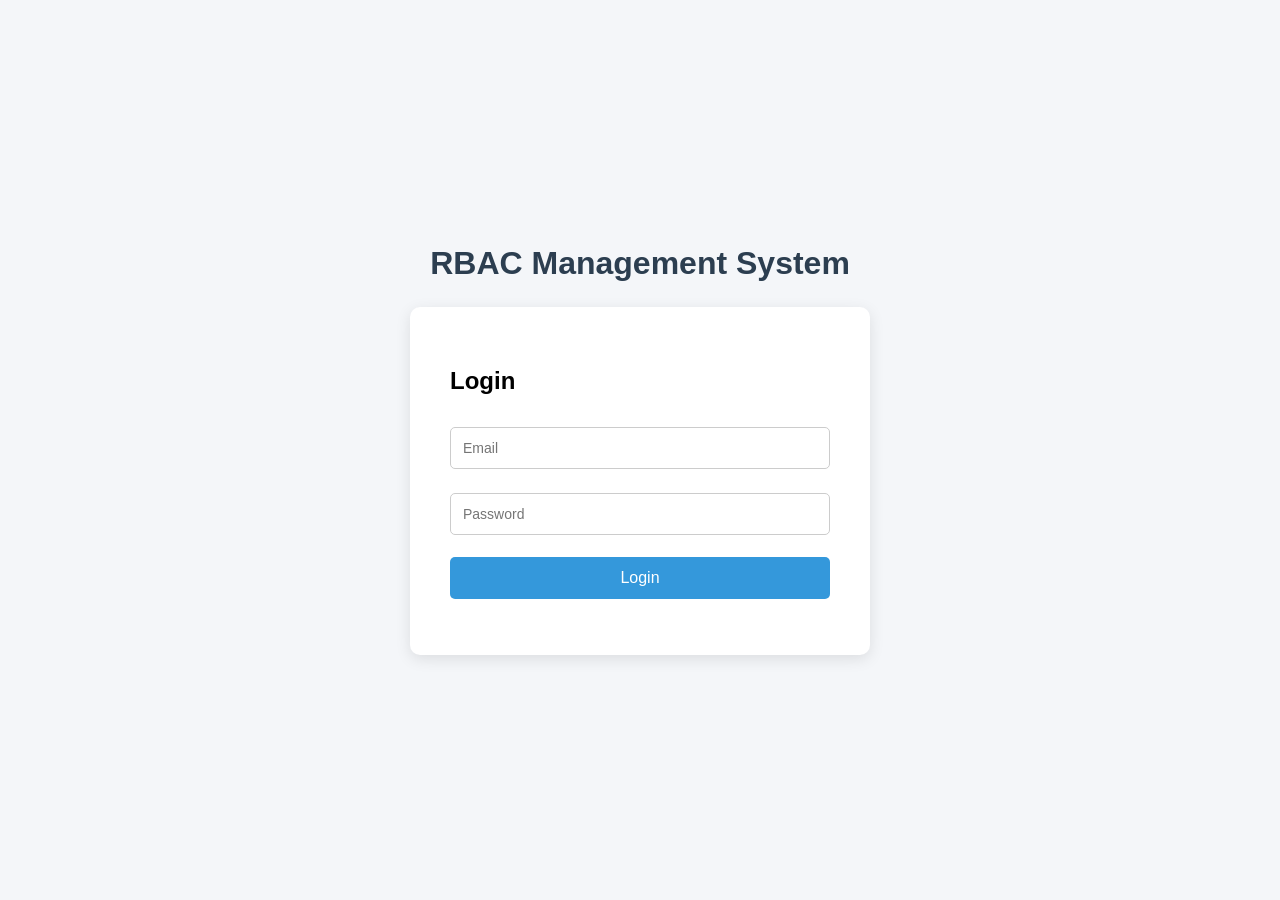
<file: index.html>
<!DOCTYPE html>
<html>
<head>
    <title>RBAC System - Login</title>

    <style>
        body {
    font-family: Arial;
    background-color: #f4f6f9;
    display: flex;
    flex-direction: column;
    justify-content: center;
    align-items: center;
    height: 100vh;
    margin: 0;
}

        /* 🔹 Project Title */
        .project-title {
    font-size: 32px;
    font-weight: bold;
    color: #2c3e50;
    margin-bottom: 25px;
}

        .login-box {
    background: white;
    padding: 40px;              /* 🔥 increased */
    border-radius: 10px;
    box-shadow: 0px 4px 15px rgba(0,0,0,0.1);
    width: 380px;              /* 🔥 bigger width */
}
/* Heading */
.login-box h2 {
    margin-bottom: 20px;
}


       input {
    width: 100%;
    padding: 12px;             /* 🔥 bigger input */
    margin: 12px 0;
    border: 1px solid #ccc;
    border-radius: 5px;
    box-sizing: border-box;    /* 🔥 important for alignment */
    font-size: 14px;
}

        button {
    width: 100%;
    padding: 12px;
    background-color: #3498db;
    border: none;
    color: white;
    cursor: pointer;
    border-radius: 5px;
    font-size: 16px;
    margin-top: 10px;
}

        button:hover {
    background-color: #2980b9;
}

        #error {
    color: red;
    margin-top: 10px;
}
    </style>
</head>

<body>

<!-- ✅ Project Title -->
<div class="project-title">
    RBAC Management System
</div>

<div class="login-box">
    <h2>Login</h2>

    <input type="email" id="email" placeholder="Email">
    <input type="password" id="password" placeholder="Password">

    <button onclick="login()">Login</button>

    <p id="error"></p>
</div>

<script src="app.js"></script>

</body>
</html>
</file>
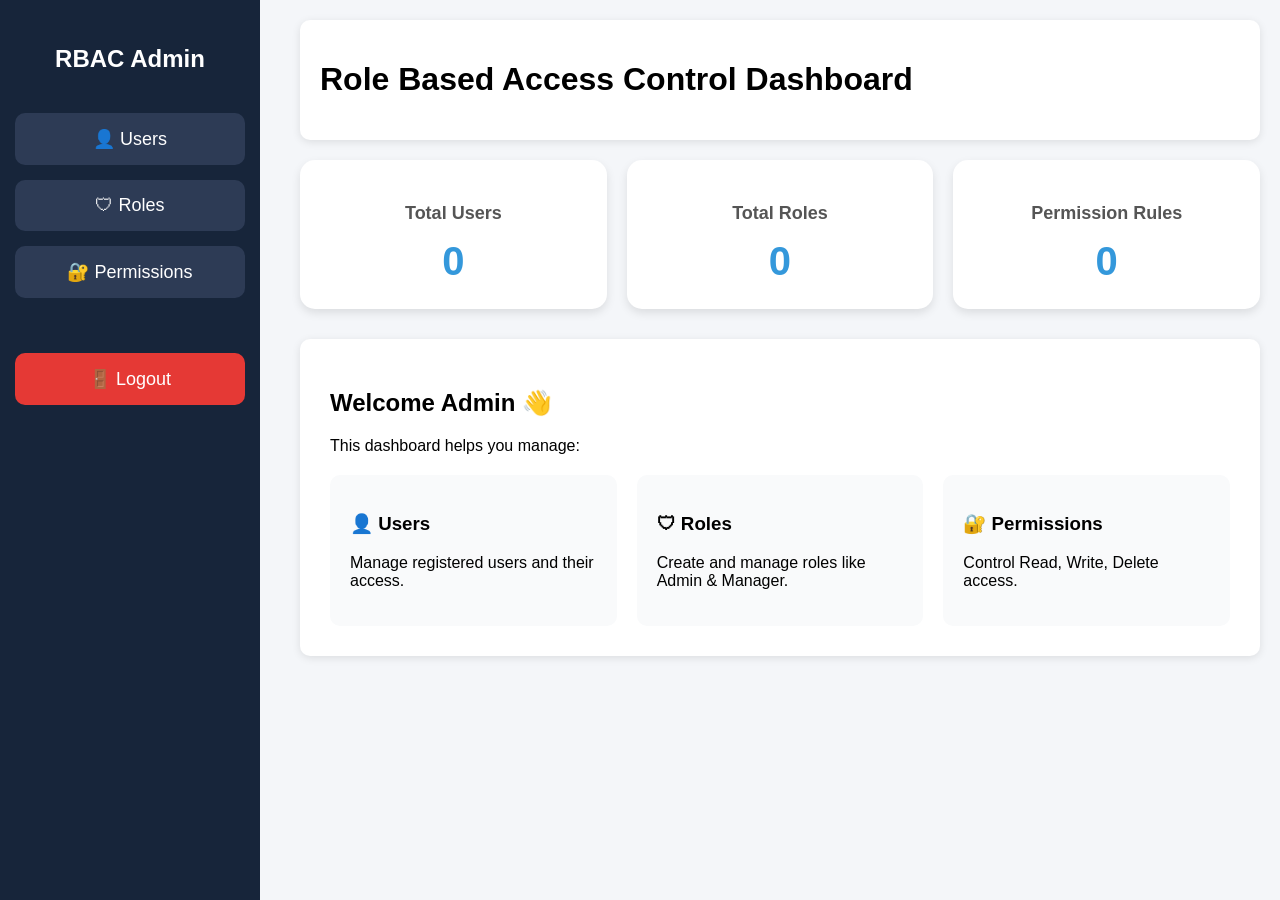
<file: dashboard.html>
<!DOCTYPE html>
<html>
<head>
    <title>RBAC Admin Dashboard</title>
    <link rel="stylesheet" href="style.css">
</head>

<body>

<!-- SIDEBAR -->
<div class="sidebar">
    <h2 class="logo">RBAC Admin</h2>

    <button class="menu-btn" onclick="toggleUsers()">
        👤 Users
    </button>

    <button class="menu-btn" onclick="toggleRoles()">
        🛡 Roles
    </button>

       <button class="menu-btn"
            onclick="togglePermissions()">
        🔐 Permissions
    </button>

    <button class="logout-btn" onclick="logout()">
        🚪 Logout
    </button>
   </div>

<!-- MAIN CONTENT -->
<div class="main-content">

    <!-- TOPBAR -->
    <div class="topbar">
        <h1>Role Based Access Control Dashboard</h1>
    </div>

    <!-- DEFAULT MESSAGE -->
     <!-- DASHBOARD STATS -->

<div class="stats-grid">

    <div class="stat-card">

        <h3>Total Users</h3>

        <p id="totalUsers">0</p>

    </div>

    <div class="stat-card">

        <h3>Total Roles</h3>

        <p id="totalRoles">0</p>

    </div>

    <div class="stat-card"
          id="permissionStatCard">

        <h3>Permission Rules</h3>

        <p id="totalPermissions">0</p>

    </div>

</div>
    <div id="defaultMessage" class="welcome-card">
        <h2>Welcome Admin 👋</h2>

        <p>
            This dashboard helps you manage:
        </p>

        <div class="feature-grid">

            <div class="feature-box">
                <h3>👤 Users</h3>
                <p>Manage registered users and their access.</p>
            </div>

            <div class="feature-box">
                <h3>🛡 Roles</h3>
                <p>Create and manage roles like Admin & Manager.</p>
            </div>

            <div class="feature-box">
                <h3>🔐 Permissions</h3>
                <p>Control Read, Write, Delete access.</p>
            </div>

        </div>
    </div>

   <!-- USERS SECTION -->
<div class="card" id="usersSection" style="display:none;">

    <!-- TOP BAR -->
    <div class="section-header">

        <h2>Users</h2>

        <div class="search-buttons">
            <button onclick="toggleUserSearch()">🔍 Search</button>
            <button onclick="clearUserSearch()">❌ Clear</button>
        </div>

    </div>

    <!-- SEARCH INPUT -->
    <input type="text"
           id="userSearch"
           placeholder="Search users..."
           style="display:none; margin-bottom:20px;">

    <!-- ADD USER FORM -->
    <div class="form-box">

        <input type="text"
               id="userName"
               placeholder="Enter Name">

        <input type="email"
               id="userEmail"
               placeholder="Enter Email">

        <input type="password"
               id="userPassword"
               placeholder="Enter Password">

        <select id="userRoleId">

    <option value="">
        Select Role
    </option>

</select>

        <button onclick="addUser()">
            ➕ Add User
        </button>

    </div>

    <!-- TABLE -->
    <table id="userTable">

        <thead>
            <tr>
                <th>ID</th>
                <th>Name</th>
                <th>Email</th>
                <th>Role</th>
                <th>Actions</th>
            </tr>
        </thead>

        <tbody></tbody>

    </table>

</div>

    <!-- ROLES SECTION -->
    <div class="card" id="rolesSection" style="display:none;">

        <div class="section-header">
            <!-- ADD ROLE -->
<div class="form-box">

    <input type="text"
           id="roleName"
           placeholder="Enter Role Name">

    <button onclick="addRole()">
        ➕ Add Role
    </button>

</div>
        <h2>Roles</h2>

            <div>
                <button onclick="toggleRoleSearch()">🔍 Search</button>
                <button onclick="clearRoleSearch()">❌ Clear</button>
            </div>
        </div>

        <input type="text"
               id="roleSearch"
               placeholder="Search roles..."
               style="display:none; margin-bottom:15px;">

        <table id="roleTable">
            <thead>
                <tr>
                    <th>ID</th>
                    <th>Role Name</th>
                    <th>Actions</th>
                </tr>
            </thead>

            <tbody></tbody>
        </table>
    </div>

   <!-- PERMISSIONS SECTION -->
  <div class="card"
     id="permissionsSection"
     style="display:none;">

    <h2>Permission Management</h2>

    <div class="form-box">

       <select id="permissionRoleId">

    <option value="">
        Select Role
    </option>

</select>

        <label>
            <input type="checkbox" id="canRead">
            Read
        </label>

        <label>
            <input type="checkbox" id="canWrite">
            Write
        </label>

        <label>
            <input type="checkbox" id="canDelete">
            Delete
        </label>

        <button id="savePermissionBtn"
        onclick="setPermission()">
            Save Permission
        </button>
        <p id="permissionMessage"
   style="display:none;
          color:red;
          margin-top:10px;">

    You do not have permission to manage permissions.

</p>

    </div>

    <table id="permissionTable">

        <thead>
            <tr>
                <th>Role ID</th>
                <th>Read</th>
                <th>Write</th>
                <th>Delete</th>
            </tr>
        </thead>

        <tbody></tbody>

    </table>

    </div>
</div>
   <!-- EDIT USER MODAL -->

 <div id="editUserModal"
     class="modal">

 <div class="modal-content">

        <span class="close"
              onclick="closeEditModal()">
            &times;
        </span>

        <h2>Edit User</h2>

        <input type="hidden"
               id="editUserId">

        <input type="text"
               id="editUserName"
               placeholder="Enter Name">

        <input type="email"
               id="editUserEmail"
               placeholder="Enter Email">

        <button onclick="saveUserEdit()">
            Save Changes
        </button>

    </div>

</div>
<!-- DELETE MODAL -->

<div id="deleteModal"
     class="modal">

    <div class="modal-content">

        <span class="close"
              onclick="closeDeleteModal()">
            &times;
        </span>

        <h2>Confirm Delete</h2>

        <p id="deleteMessage">
            Are you sure you want to delete?
        </p>

        <input type="hidden"
               id="deleteId">

        <input type="hidden"
               id="deleteType">

        <div class="modal-actions">

            <button onclick="confirmDelete()"
                    class="delete-btn">
                Delete
            </button>

            <button onclick="closeDeleteModal()">
                Cancel
            </button>

        </div>

    </div>

</div>
<!-- TOAST CONTAINER -->
<div id="toastContainer"></div>
<script src="app.js"></script>

</body>
</html>
</file>
<file: style.css>
/* BODY */
body {
    margin: 0;
    font-family: Arial, sans-serif;
    background-color: #f4f6f9;
}

/* SIDEBAR */

.sidebar {
    width: 260px;
    height: 100vh;
    background: #17253a;

    position: fixed;
    left: 0;
    top: 0;

    padding: 25px 15px;

    box-sizing: border-box;
}

.sidebar h2 {
    color: white;
    margin-bottom: 40px;
    text-align: center;
}

/* MENU BUTTONS */

.menu-btn {
    width: 100%;

    padding: 15px;

    margin-bottom: 15px;

    border: none;

    border-radius: 10px;

    background: #2d3b55;

    color: white;

    font-size: 18px;

    cursor: pointer;

    transition: 0.3s;
}

.menu-btn:hover {
    background: #3f5378;
}

/* LOGOUT BUTTON */

.logout-btn {

    width: 100%;

    padding: 15px;

    border: none;

    border-radius: 10px;

    background: #e53935;

    color: white;

    font-size: 18px;

    cursor: pointer;

    margin-top: 40px;
}

.logout-btn:hover {
    background: #c62828;
}

/* MAIN CONTENT */
.main-content {
    margin-left: 280px;
    padding: 20px;
}

/* TOPBAR */
.topbar {
    background: white;
    padding: 20px;
    border-radius: 10px;

    box-shadow: 0px 2px 8px rgba(0,0,0,0.1);

    margin-bottom: 20px;
}

/* WELCOME CARD */
.welcome-card {
    background: white;
    padding: 30px;
    border-radius: 10px;

    box-shadow: 0px 2px 8px rgba(0,0,0,0.1);
}

/* FEATURE GRID */
.feature-grid {
    display: flex;
    gap: 20px;
    margin-top: 20px;
}

/* FEATURE BOX */
.feature-box {
    flex: 1;

    background: #f9fafb;
    padding: 20px;

    border-radius: 10px;

    transition: 0.3s;
}

.feature-box:hover {
    transform: translateY(-5px);
    background: #eff6ff;
}

/* CARDS */
.card {
    background: white;
    padding: 20px;
    border-radius: 10px;

    box-shadow: 0px 2px 8px rgba(0,0,0,0.1);

    margin-top: 20px;
}

/* SECTION HEADER */
.section-header {
    display: flex;
    justify-content: space-between;
    align-items: center;

    margin-bottom: 15px;
}

/* TABLE */
table {
    width: 100%;
    border-collapse: collapse;
}

th {
    background: #2563eb;
    color: white;
}

th,
td {
    padding: 12px;
    border-bottom: 1px solid #ddd;
    text-align: left;
}

/* INPUT */
input {
    padding: 10px;
    width: 250px;

    border: 1px solid #ccc;
    border-radius: 5px;
}

/* BUTTONS */
button {
    padding: 10px 15px;

    border: none;
    border-radius: 5px;

    background: #2563eb;
    color: white;

    cursor: pointer;
}

button:hover {
    opacity: 0.9;
}

/* EMPTY MESSAGE */
td[colspan] {
    text-align: center;
    color: gray;
    padding: 20px;
}
/* FORM BOX */
.form-box {
    display: flex;
    gap: 10px;
    margin-bottom: 20px;
    flex-wrap: wrap;
}

.form-box input {
    flex: 1;
    min-width: 180px;
}
/* SECTION HEADER */
.section-header {
    display: flex;
    justify-content: space-between;
    align-items: center;

    margin-bottom: 20px;
}

/* SEARCH BUTTON AREA */
.search-buttons {
    display: flex;
    gap: 10px;
}

/* FORM BOX */
.form-box {
    display: flex;
    gap: 15px;

    flex-wrap: wrap;

    margin-bottom: 25px;
}

/* FORM INPUTS */
.form-box input {
    flex: 1;
    min-width: 180px;
}

/* ADD BUTTON */
.form-box button {
    min-width: 140px;
}
/* MODAL BACKGROUND */

.modal {

    display: none;

    position: fixed;

    z-index: 1000;

    left: 0;
    top: 0;

    width: 100%;
    height: 100%;

    background: rgba(0,0,0,0.5);
}

/* MODAL BOX */

.modal-content {

    background: white;

    width: 400px;

    margin: 10% auto;

    padding: 25px;

    border-radius: 12px;

    position: relative;

    display: flex;

    flex-direction: column;

    gap: 15px;

    animation: modalOpen 0.3s ease;
}

/* CLOSE BUTTON */

.close {

    position: absolute;

    top: 10px;
    right: 15px;

    font-size: 24px;

    cursor: pointer;
}

/* INPUTS */

.modal-content input {

    padding: 12px;

    border: 1px solid #ccc;

    border-radius: 8px;

    font-size: 16px;
}

/* BUTTON */

.modal-content button {

    padding: 12px;

    border: none;

    background: #3498db;

    color: white;

    border-radius: 8px;

    cursor: pointer;

    font-size: 16px;
}

.modal-content button:hover {

    background: #2980b9;
}

/* ANIMATION */

@keyframes modalOpen {

    from {
        transform: scale(0.8);
        opacity: 0;
    }

    to {
        transform: scale(1);
        opacity: 1;
    }
}
/* TOAST CONTAINER */

#toastContainer {

    position: fixed;

    top: 20px;
    right: 20px;

    z-index: 2000;

    display: flex;

    flex-direction: column;

    gap: 12px;
}

/* TOAST */

.toast {

    min-width: 250px;

    padding: 15px 20px;

    border-radius: 10px;

    color: white;

    font-size: 15px;

    box-shadow: 0 4px 10px rgba(0,0,0,0.2);

    animation:
        slideIn 0.3s ease,
        fadeOut 0.5s ease 3s forwards;
}

/* SUCCESS */

.toast-success {
    background: #27ae60;
}

/* ERROR */

.toast-error {
    background: #e74c3c;
}

/* INFO */

.toast-info {
    background: #3498db;
}

/* ANIMATIONS */

@keyframes slideIn {

    from {
        transform: translateX(100%);
        opacity: 0;
    }

    to {
        transform: translateX(0);
        opacity: 1;
    }
}

@keyframes fadeOut {

    to {
        opacity: 0;
        transform: translateX(100%);
    }
}
/* MODAL ACTION BUTTONS */

.modal-actions {

    display: flex;

    gap: 10px;

    justify-content: flex-end;
}

/* DELETE BUTTON */

.delete-btn {

    background: #e74c3c !important;
}

.delete-btn:hover {

    background: #c0392b !important;
}
/* STATS GRID */

.stats-grid {

    display: grid;

    grid-template-columns:
        repeat(auto-fit, minmax(220px, 1fr));

    gap: 20px;

    margin-bottom: 30px;
}

/* STAT CARD */

.stat-card {

    background: white;

    padding: 25px;

    border-radius: 15px;

    box-shadow:
        0 4px 10px rgba(0,0,0,0.1);

    transition: 0.3s;

    text-align: center;
}

.stat-card:hover {

    transform: translateY(-5px);
}

/* TITLE */

.stat-card h3 {

    color: #555;

    margin-bottom: 15px;

    font-size: 18px;
}

/* NUMBER */

.stat-card p {

    font-size: 40px;

    font-weight: bold;

    color: #3498db;

    margin: 0;
}
/* SELECT DROPDOWN */

select {

    padding: 12px;

    border-radius: 8px;

    border: 1px solid #ccc;

    font-size: 15px;

    width: 220px;
}
</file>
